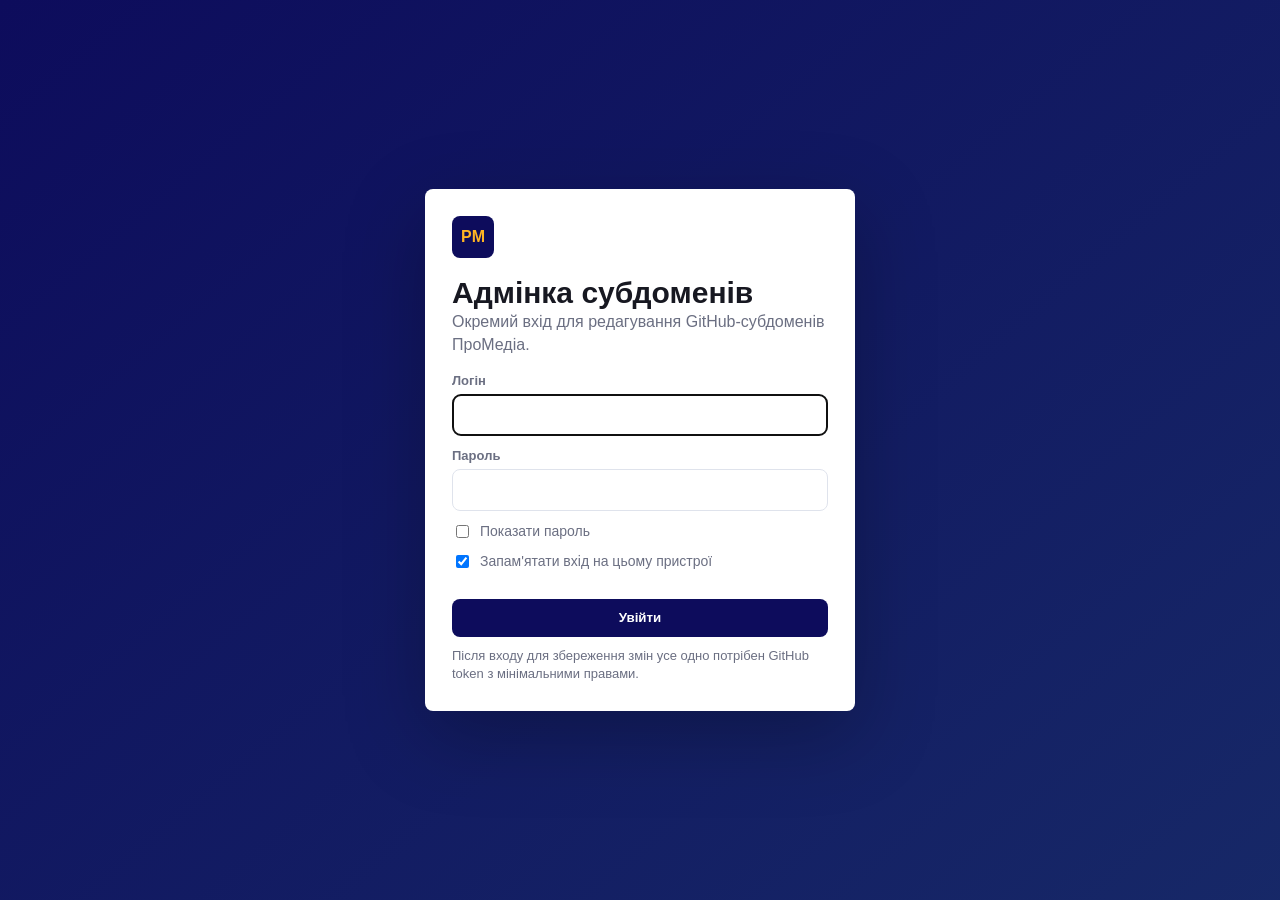
<file: index.html>
<!doctype html>
<html lang="uk">
<head>
<meta charset="utf-8" />
<meta name="viewport" content="width=device-width, initial-scale=1" />
<meta name="robots" content="noindex,nofollow" />
<meta http-equiv="Cache-Control" content="no-store" />
<title>Адмінка субдоменів ПроМедіа</title>
<meta name="description" content="Зручна адмінка для редагування GitHub-субдоменів ПроМедіа." />
<link rel="stylesheet" href="css/style.css?v=20260729-token-guide" />
</head>
<body>
<section class="login-screen" id="login-screen">
  <form class="login-card" id="login-form">
    <span class="brand-mark">PM</span>
    <h1>Адмінка субдоменів</h1>
    <p>Окремий вхід для редагування GitHub-субдоменів ПроМедіа.</p>
    <label class="field">
      <span>Логін</span>
      <input id="admin-login" type="text" autocomplete="username" spellcheck="false" />
    </label>
    <label class="field">
      <span>Пароль</span>
      <input id="admin-password" type="password" autocomplete="current-password" />
    </label>
    <label class="check login-check">
      <input id="show-admin-password" type="checkbox" />
      <span>Показати пароль</span>
    </label>
    <label class="check login-check">
      <input id="remember-admin-login" type="checkbox" checked />
      <span>Запам'ятати вхід на цьому пристрої</span>
    </label>
    <button class="btn primary login-submit" type="submit">Увійти</button>
    <div class="login-error" id="login-error" hidden></div>
    <p class="hint">Після входу для збереження змін усе одно потрібен GitHub token з мінімальними правами.</p>
  </form>
</section>

<div id="app-root" hidden>
<header class="topbar">
  <a class="brand" href="./" aria-label="ProMedia Subdomains Admin">
    <span class="brand-mark">PM</span>
    <span>
      <strong>Адмінка субдоменів</strong>
      <small>ПроМедіа</small>
    </span>
  </a>
  <div class="top-actions">
    <a class="btn ghost" href="github-token.html">Як зробити token</a>
    <a class="btn ghost" href="https://promedia.report" target="_blank" rel="noopener">promedia.report</a>
    <button class="btn ghost" id="logout-btn" type="button">Вийти</button>
  </div>
</header>

<main class="shell">
  <aside class="sidebar">
    <section class="panel token-panel" id="token-panel">
      <div class="step-label">Крок 1</div>
      <h2>Доступ для збереження</h2>
      <p>Щоб зберегти зміни, встав GitHub token з правом <strong>Contents: Read and write</strong> тільки для потрібних репозиторіїв.</p>
      <label class="field">
        <span>GitHub token</span>
        <input id="token-input" type="password" autocomplete="off" spellcheck="false" placeholder="github_pat_..." />
      </label>
      <label class="check">
        <input id="remember-token" type="checkbox" />
        <span>Запам'ятати на цьому пристрої</span>
      </label>
      <div class="token-actions">
        <button class="btn primary" id="token-save-btn" type="button">Підключити</button>
        <button class="btn ghost" id="token-clear-btn" type="button">Очистити</button>
      </div>
      <p class="hint">Без token можна бачити інтерфейс, але не можна завантажити чи зберегти файл.</p>
      <p class="hint"><a class="text-link" href="github-token.html">Покрокова інструкція: як зробити GitHub token</a></p>
    </section>

    <section class="panel">
      <div class="section-head">
        <div>
          <div class="step-label">Крок 2</div>
          <h2>Що редагуємо</h2>
        </div>
        <span class="pill" id="site-count"></span>
      </div>
      <div class="site-list" id="site-list"></div>
    </section>
  </aside>

  <section class="workspace">
    <section class="guide panel">
      <div class="guide-step">
        <strong>1</strong>
        <span>Підключи GitHub token у лівій колонці.</span>
      </div>
      <div class="guide-step">
        <strong>2</strong>
        <span>Обери субдомен і потрібний розділ.</span>
      </div>
      <div class="guide-step">
        <strong>3</strong>
        <span>Натисни «Завантажити», зміни поля і збережи.</span>
      </div>
    </section>

    <div class="workspace-head">
      <div>
        <p class="eyebrow" id="current-repo">Оберіть розділ</p>
        <h1 id="current-title">Редактор субдоменів</h1>
        <p class="current-help" id="current-help"></p>
      </div>
      <div class="head-actions">
        <a class="btn ghost" id="live-link" href="#" target="_blank" rel="noopener" hidden>Відкрити сайт</a>
        <a class="btn ghost" id="github-link" href="#" target="_blank" rel="noopener" hidden>Файл на GitHub</a>
      </div>
    </div>

    <div class="status-strip" id="status-strip">
      <span id="connection-status">Token не підключений</span>
      <span id="file-status">Файл не завантажено</span>
      <span id="dirty-status">Без змін</span>
    </div>

    <section class="panel editor-panel">
      <div class="editor-toolbar">
        <div>
          <label class="field compact">
            <span>Розділ</span>
            <select id="file-select"></select>
          </label>
        </div>
        <div class="toolbar-actions">
          <button class="btn ghost" id="load-btn" type="button">Завантажити</button>
          <div class="mode-switch" id="mode-switch" hidden>
            <button class="mode-btn active" type="button" data-mode="form">Зручні поля</button>
            <button class="mode-btn" type="button" data-mode="code">Код</button>
          </div>
          <button class="btn primary" id="save-btn" type="button">Зберегти в GitHub</button>
        </div>
      </div>

      <label class="field commit-field">
        <span>Commit message</span>
        <input id="commit-message" type="text" placeholder="Update subdomain content via ProMedia admin" />
      </label>

      <div class="empty-state" id="empty-state">
        <h2>Почни із завантаження файлу</h2>
        <p>Після підключення GitHub token натисни «Завантажити». Для текстів і SEO відкриється зручна форма з полями. Технічний код можна переглянути у вкладці «Код».</p>
      </div>

      <div class="form-editor" id="form-editor" hidden></div>

      <div class="raw-editor-wrap" id="raw-editor-wrap" hidden>
        <div class="raw-warning" id="raw-warning" hidden>
          Це технічний режим. Змінюй код тільки якщо точно розумієш, що редагуєш.
        </div>
        <div class="raw-actions">
          <button class="btn ghost" id="format-btn" type="button">Форматувати JSON</button>
        </div>
        <textarea id="editor" spellcheck="false" placeholder="Оберіть субдомен і натисніть «Завантажити»"></textarea>
      </div>

      <div class="result-box" id="result-box" hidden></div>
    </section>
  </section>
</main>
</div>

<script src="js/app.js?v=20260729-remember-login"></script>
</body>
</html>
</file>
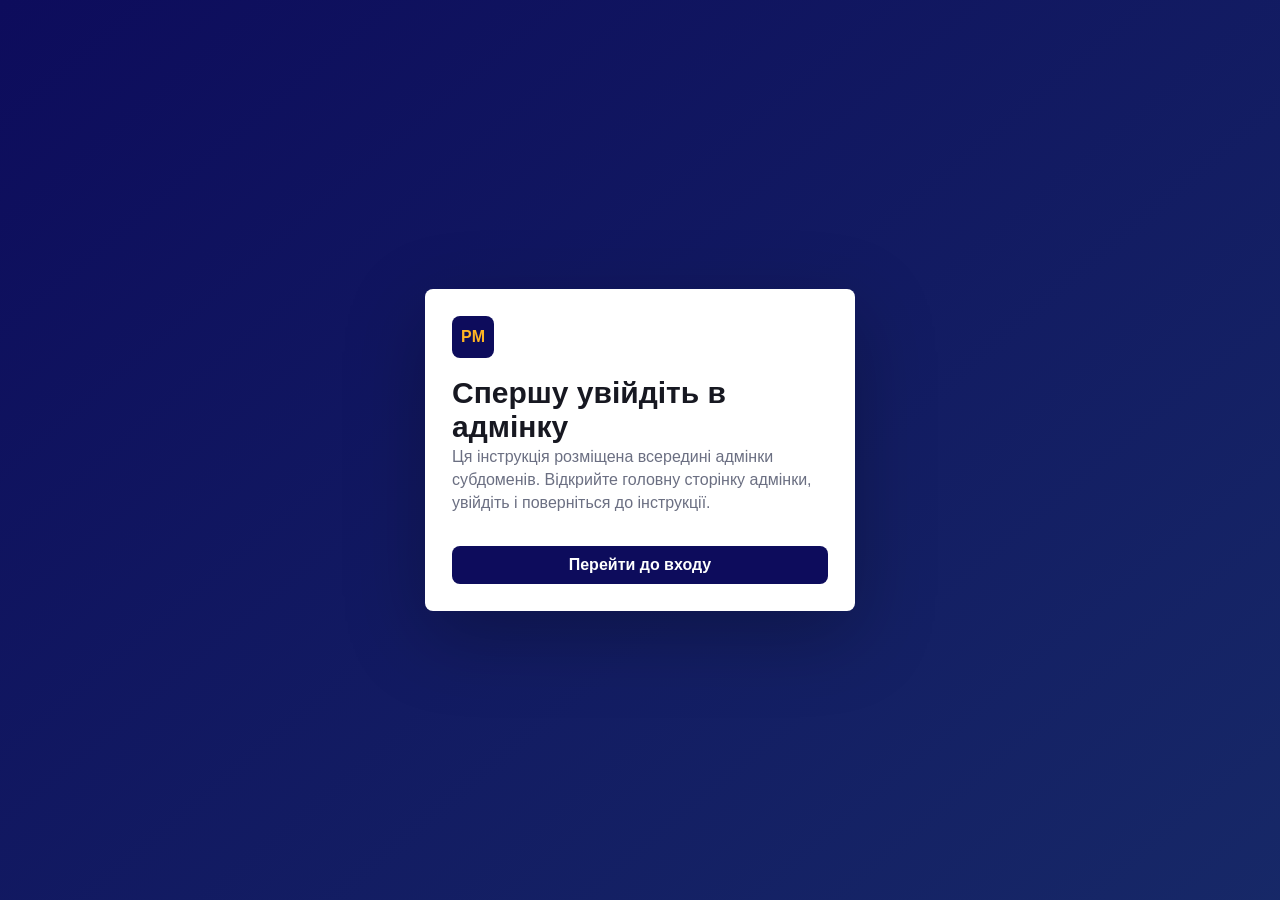
<file: github-token.html>
<!doctype html>
<html lang="uk">
<head>
<meta charset="utf-8" />
<meta name="viewport" content="width=device-width, initial-scale=1" />
<meta name="robots" content="noindex,nofollow" />
<meta http-equiv="Cache-Control" content="no-store" />
<title>Як зробити GitHub token | Адмінка субдоменів ПроМедіа</title>
<meta name="description" content="Покрокова інструкція зі створення GitHub token для адмінки субдоменів ПроМедіа." />
<link rel="stylesheet" href="css/style.css?v=20260729-token-guide" />
</head>
<body>
<div id="guide-root" hidden>
  <header class="topbar">
    <a class="brand" href="./" aria-label="ProMedia Subdomains Admin">
      <span class="brand-mark">PM</span>
      <span>
        <strong>Адмінка субдоменів</strong>
        <small>ПроМедіа</small>
      </span>
    </a>
    <div class="top-actions">
      <a class="btn ghost" href="./">До редактора</a>
      <a class="btn ghost" href="https://github.com/settings/personal-access-tokens/new" target="_blank" rel="noopener">Створити token</a>
    </div>
  </header>

  <main class="help-shell">
    <section class="panel help-hero">
      <p class="eyebrow">GitHub token</p>
      <h1>Як зробити GitHub token для адмінки ProMedia</h1>
      <p>Token потрібен для того, щоб адмінка могла зберігати зміни в GitHub-репозиторіях субдоменів. Це персональний ключ доступу, тому кожна людина має створювати власний token, а не користуватися чужим.</p>
      <div class="notice-box">
        <strong>Важливо:</strong> GitHub покаже token лише один раз після створення. Його треба одразу скопіювати й зберегти в безпечному місці.
      </div>
    </section>

    <section class="panel help-section">
      <div class="section-head">
        <div>
          <p class="eyebrow">Рекомендований варіант</p>
          <h2>Fine-grained token</h2>
        </div>
        <a class="btn primary" href="https://github.com/settings/personal-access-tokens/new" target="_blank" rel="noopener">Відкрити GitHub</a>
      </div>

      <ol class="instruction-list">
        <li>Зайдіть у свій акаунт на <a href="https://github.com" target="_blank" rel="noopener">github.com</a>.</li>
        <li>Натисніть на аватарку праворуч угорі і відкрийте <strong>Settings</strong>.</li>
        <li>У лівому меню внизу відкрийте <strong>Developer settings</strong>.</li>
        <li>Відкрийте <strong>Personal access tokens</strong>.</li>
        <li>Оберіть <strong>Fine-grained tokens</strong> і натисніть <strong>Generate new token</strong>.</li>
        <li>У полі <strong>Token name</strong> напишіть <code>ProMedia subdomains admin</code>.</li>
        <li>У полі <strong>Resource owner</strong> оберіть акаунт або організацію, де GitHub показує потрібні репозиторії.</li>
        <li>У полі <strong>Expiration</strong> оберіть строк дії, наприклад <strong>90 days</strong> або <strong>1 year</strong>.</li>
        <li>У <strong>Repository access</strong> оберіть <strong>Only select repositories</strong>.</li>
        <li>Позначте потрібні репозиторії: <code>promedia-communities</code>, <code>Journalism2026</code>, <code>promedia-jobs</code> і за потреби <code>promedia-subdomains-admin</code>.</li>
        <li>У <strong>Repository permissions</strong> поставте <strong>Contents: Read and write</strong>. Поле <strong>Metadata</strong> зазвичай буде <strong>Read-only</strong> автоматично.</li>
        <li>Натисніть <strong>Generate token</strong>.</li>
        <li>Скопіюйте token і вставте його в поле <strong>GitHub token</strong> в адмінці субдоменів.</li>
      </ol>

      <div class="notice-box soft">
        Якщо потрібних репозиторіїв не видно у списку, попросіть власника репозиторіїв додати вас як collaborator. Якщо після цього fine-grained token все одно не бачить потрібні репозиторії, використайте classic token нижче.
      </div>
    </section>

    <section class="panel help-section">
      <p class="eyebrow">Запасний варіант</p>
      <h2>Classic token</h2>
      <p>Якщо GitHub не дає створити fine-grained token або потрібні репозиторії не обираються, можна використати classic token.</p>

      <ol class="instruction-list">
        <li>Відкрийте <strong>Developer settings</strong> → <strong>Personal access tokens</strong> → <strong>Tokens (classic)</strong>.</li>
        <li>Натисніть <strong>Generate new token (classic)</strong>.</li>
        <li>Для публічних репозиторіїв достатньо поставити scope <code>public_repo</code>.</li>
        <li>Якщо якийсь репозиторій приватний, потрібен scope <code>repo</code>.</li>
        <li>Не ставте зайві права, якщо GitHub прямо не просить: <code>delete_repo</code>, <code>admin:org</code>, <code>workflow</code>.</li>
        <li>Натисніть <strong>Generate token</strong>, скопіюйте token і вставте його в адмінку.</li>
      </ol>
    </section>

    <section class="panel help-section">
      <p class="eyebrow">Безпека</p>
      <h2>Що пам'ятати</h2>
      <ul class="plain-list">
        <li>Token треба берегти як пароль.</li>
        <li>Не надсилайте token у відкритих чатах і не публікуйте його в документах.</li>
        <li>Якщо token загубився або потрапив не тій людині, його треба видалити на GitHub і створити новий.</li>
        <li>Для іншої людини краще створити окремий доступ до репозиторіїв, щоб її token можна було відкликати без зміни вашого доступу.</li>
      </ul>
      <p class="hint">Офіційна документація GitHub: <a class="text-link" href="https://docs.github.com/en/authentication/keeping-your-account-and-data-secure/managing-your-personal-access-tokens" target="_blank" rel="noopener">Managing your personal access tokens</a>.</p>
    </section>
  </main>
</div>

<section class="login-screen" id="guide-login-required" hidden>
  <div class="login-card">
    <span class="brand-mark">PM</span>
    <h1>Спершу увійдіть в адмінку</h1>
    <p>Ця інструкція розміщена всередині адмінки субдоменів. Відкрийте головну сторінку адмінки, увійдіть і поверніться до інструкції.</p>
    <a class="btn primary login-submit" href="./">Перейти до входу</a>
  </div>
</section>

<script src="js/token-guide.js?v=20260729-token-guide"></script>
</body>
</html>
</file>
<file: css/style.css>
:root {
  --ink: #171821;
  --muted: #6b6f82;
  --line: #dfe3ec;
  --soft: #f4f6fa;
  --paper: #ffffff;
  --navy: #0d0c5c;
  --blue: #2445f5;
  --amber: #ffb423;
  --green: #198754;
  --red: #c03535;
  --shadow: 0 14px 40px rgba(20, 24, 40, .10);
  --radius: 8px;
}

* {
  box-sizing: border-box;
}

[hidden] {
  display: none !important;
}

body {
  margin: 0;
  min-height: 100vh;
  color: var(--ink);
  background: #eef1f6;
  font-family: Arial, Helvetica, sans-serif;
}

body.locked {
  background:
    linear-gradient(140deg, rgba(13, 12, 92, .92), rgba(24, 44, 105, .88)),
    #0d0c5c;
}

a {
  color: inherit;
}

.login-screen {
  min-height: 100vh;
  padding: 22px;
  display: grid;
  place-items: center;
}

.login-card {
  width: min(100%, 430px);
  padding: 26px;
  background: var(--paper);
  border: 1px solid rgba(255, 255, 255, .28);
  border-radius: var(--radius);
  box-shadow: 0 24px 80px rgba(0, 0, 0, .26);
}

.login-card h1 {
  margin-top: 18px;
}

.login-card p {
  color: var(--muted);
}

.login-submit {
  width: 100%;
  margin-top: 16px;
}

.login-check {
  margin-bottom: 0;
}

.login-error {
  margin-top: 12px;
  padding: 11px 12px;
  border: 1px solid rgba(192, 53, 53, .28);
  border-radius: 8px;
  color: var(--red);
  background: rgba(192, 53, 53, .08);
  font-size: 14px;
}

.topbar {
  min-height: 68px;
  padding: 12px 22px;
  background: var(--paper);
  border-bottom: 1px solid var(--line);
  display: flex;
  align-items: center;
  justify-content: space-between;
  gap: 16px;
  position: sticky;
  top: 0;
  z-index: 10;
}

.brand {
  display: inline-flex;
  align-items: center;
  gap: 12px;
  text-decoration: none;
}

.brand-mark {
  width: 42px;
  height: 42px;
  border-radius: 8px;
  display: grid;
  place-items: center;
  background: var(--navy);
  color: var(--amber);
  font-weight: 800;
  letter-spacing: 0;
}

.brand strong,
.brand small {
  display: block;
}

.brand strong {
  font-size: 16px;
}

.brand small,
.eyebrow,
.hint {
  color: var(--muted);
}

.top-actions,
.head-actions,
.toolbar-actions,
.token-actions {
  display: flex;
  gap: 8px;
  align-items: center;
  flex-wrap: wrap;
}

.shell {
  display: grid;
  grid-template-columns: 360px minmax(0, 1fr);
  gap: 18px;
  padding: 18px;
  max-width: 1480px;
  margin: 0 auto;
}

.sidebar,
.workspace {
  display: grid;
  gap: 18px;
  align-content: start;
}

.panel {
  background: var(--paper);
  border: 1px solid var(--line);
  border-radius: var(--radius);
  box-shadow: var(--shadow);
}

.token-panel,
.panel:not(.editor-panel) {
  padding: 18px;
}

h1,
h2,
p {
  margin-top: 0;
}

h1 {
  margin-bottom: 0;
  font-size: 30px;
  line-height: 1.15;
}

h2 {
  margin-bottom: 10px;
  font-size: 18px;
}

p {
  line-height: 1.45;
}

.hint {
  margin: 10px 0 0;
  font-size: 13px;
}

.step-label {
  margin-bottom: 5px;
  color: var(--blue);
  font-size: 11px;
  font-weight: 800;
  letter-spacing: 0;
  text-transform: uppercase;
}

.section-head,
.workspace-head,
.status-strip,
.editor-toolbar {
  display: flex;
  align-items: center;
  justify-content: space-between;
  gap: 12px;
}

.workspace-head {
  min-height: 74px;
}

.current-help {
  max-width: 72ch;
  margin: 8px 0 0;
  color: var(--muted);
  font-size: 14px;
}

.guide {
  display: grid;
  grid-template-columns: repeat(3, minmax(0, 1fr));
  gap: 0;
  overflow: hidden;
}

.guide-step {
  display: flex;
  gap: 10px;
  align-items: center;
  min-height: 72px;
  padding: 14px 16px;
  border-right: 1px solid var(--line);
}

.guide-step:last-child {
  border-right: 0;
}

.guide-step strong {
  width: 30px;
  height: 30px;
  flex: none;
  display: grid;
  place-items: center;
  border-radius: 50%;
  background: var(--navy);
  color: #fff;
  font-size: 14px;
}

.guide-step span {
  color: var(--muted);
  font-size: 14px;
  line-height: 1.35;
}

.eyebrow {
  margin: 0 0 6px;
  font-size: 12px;
  font-weight: 700;
  letter-spacing: 0;
  text-transform: uppercase;
}

.status-strip {
  flex-wrap: wrap;
}

.status-strip span,
.pill {
  display: inline-flex;
  align-items: center;
  min-height: 28px;
  padding: 5px 9px;
  border-radius: 999px;
  background: var(--paper);
  border: 1px solid var(--line);
  color: var(--muted);
  font-size: 13px;
}

.status-strip .ok {
  color: var(--green);
  border-color: rgba(25, 135, 84, .28);
  background: rgba(25, 135, 84, .08);
}

.status-strip .warn {
  color: #9a6500;
  border-color: rgba(255, 180, 35, .45);
  background: rgba(255, 180, 35, .14);
}

.status-strip .bad {
  color: var(--red);
  border-color: rgba(192, 53, 53, .26);
  background: rgba(192, 53, 53, .08);
}

.field {
  display: grid;
  gap: 6px;
  margin-top: 12px;
}

.field span {
  color: var(--muted);
  font-size: 13px;
  font-weight: 700;
}

.field input,
.field select,
textarea {
  width: 100%;
  border: 1px solid var(--line);
  border-radius: 8px;
  background: #fff;
  color: var(--ink);
  font: inherit;
}

.field input,
.field select {
  min-height: 42px;
  padding: 9px 11px;
}

.field.compact {
  margin: 0;
  min-width: 250px;
}

.commit-field {
  padding: 0 18px 14px;
  margin-top: 0;
}

.check {
  margin: 12px 0;
  display: flex;
  align-items: flex-start;
  gap: 8px;
  color: var(--muted);
  font-size: 14px;
}

.check input {
  margin-top: 2px;
}

.btn {
  min-height: 38px;
  padding: 8px 13px;
  border-radius: 8px;
  border: 1px solid transparent;
  background: #fff;
  color: var(--ink);
  font-weight: 700;
  text-decoration: none;
  cursor: pointer;
  display: inline-flex;
  align-items: center;
  justify-content: center;
}

.btn.primary {
  background: var(--navy);
  color: #fff;
}

.btn.ghost {
  border-color: var(--line);
}

.btn.danger,
.btn.ghost.danger {
  color: var(--red);
  border-color: rgba(192, 53, 53, .28);
}

.btn:disabled {
  opacity: .55;
  cursor: not-allowed;
}

.site-list {
  display: grid;
  gap: 8px;
}

.site-btn {
  width: 100%;
  padding: 12px;
  border: 1px solid var(--line);
  border-radius: 8px;
  background: #fff;
  text-align: left;
  cursor: pointer;
}

.site-btn strong,
.site-btn span,
.site-btn em {
  display: block;
}

.site-btn strong {
  font-size: 15px;
}

.site-btn span {
  margin-top: 4px;
  color: var(--muted);
  font-size: 13px;
}

.site-btn em {
  margin-top: 6px;
  color: var(--ink);
  font-size: 13px;
  font-style: normal;
  line-height: 1.35;
}

.site-btn.active {
  border-color: var(--navy);
  box-shadow: inset 4px 0 0 var(--amber);
}

.editor-panel {
  overflow: hidden;
}

.editor-toolbar {
  padding: 18px;
  border-bottom: 1px solid var(--line);
  flex-wrap: wrap;
}

.mode-switch {
  min-height: 38px;
  padding: 3px;
  display: inline-flex;
  gap: 3px;
  align-items: center;
  border: 1px solid var(--line);
  border-radius: 8px;
  background: var(--soft);
}

.mode-btn {
  min-height: 30px;
  padding: 5px 10px;
  border: 0;
  border-radius: 6px;
  background: transparent;
  color: var(--muted);
  font-weight: 700;
  cursor: pointer;
}

.mode-btn.active {
  background: #fff;
  color: var(--navy);
  box-shadow: 0 1px 5px rgba(20, 24, 40, .08);
}

.empty-state {
  padding: 34px 18px 42px;
  text-align: center;
}

.empty-state h2 {
  margin-bottom: 8px;
}

.empty-state p {
  max-width: 58ch;
  margin: 0 auto;
  color: var(--muted);
}

.form-editor {
  padding: 18px;
  display: grid;
  gap: 14px;
}

.catalog-actions {
  display: flex;
  align-items: flex-start;
  justify-content: space-between;
  gap: 16px;
  padding: 16px;
  border: 1px solid var(--line);
  border-radius: 8px;
  background: var(--soft);
}

.catalog-actions h2 {
  margin-bottom: 4px;
}

.form-section {
  border: 1px solid var(--line);
  border-radius: 8px;
  overflow: hidden;
  background: #fff;
}

.form-section > summary {
  padding: 13px 14px;
  background: var(--soft);
  cursor: pointer;
  font-weight: 800;
}

.research-entry > summary {
  display: flex;
  align-items: center;
  justify-content: space-between;
  gap: 12px;
}

.research-entry > summary span {
  min-width: 0;
}

.research-entry > summary em {
  flex: none;
  color: var(--muted);
  font-size: 12px;
  font-style: normal;
  font-weight: 700;
}

.form-section-body {
  padding: 14px;
  display: grid;
  gap: 12px;
}

.research-entry-tools {
  display: flex;
  justify-content: flex-end;
  gap: 8px;
}

.smart-subtitle {
  margin: 10px 0 0;
  padding-top: 12px;
  border-top: 1px solid var(--line);
  color: var(--navy);
  font-size: 15px;
}

.form-grid {
  display: grid;
  grid-template-columns: repeat(2, minmax(0, 1fr));
  gap: 12px;
}

.smart-field {
  display: grid;
  gap: 6px;
}

.smart-field.wide {
  grid-column: 1 / -1;
}

.smart-field label {
  color: var(--muted);
  font-size: 13px;
  font-weight: 800;
}

.smart-field small {
  color: var(--muted);
  font-size: 12px;
}

.smart-field input,
.smart-field textarea,
.smart-field select {
  width: 100%;
  border: 1px solid var(--line);
  border-radius: 8px;
  padding: 9px 11px;
  color: var(--ink);
  background: #fff;
  font: inherit;
}

.smart-field textarea {
  min-height: 94px;
  resize: vertical;
  border-top: 1px solid var(--line);
  font-family: Arial, Helvetica, sans-serif;
  line-height: 1.45;
}

.raw-editor-wrap {
  border-top: 1px solid var(--line);
}

.raw-actions {
  display: flex;
  justify-content: flex-end;
  padding: 12px 18px;
  border-bottom: 1px solid var(--line);
  background: var(--soft);
}

.raw-warning {
  margin: 18px 18px 0;
  padding: 11px 12px;
  border-radius: 8px;
  background: rgba(255, 180, 35, .14);
  border: 1px solid rgba(255, 180, 35, .45);
  color: #805400;
  font-size: 14px;
}

textarea {
  min-height: calc(100vh - 325px);
  resize: vertical;
  border: 0;
  border-top: 0;
  border-radius: 0;
  padding: 18px;
  font-family: Consolas, "Courier New", monospace;
  font-size: 14px;
  line-height: 1.5;
  tab-size: 2;
}

.result-box {
  margin: 18px;
  padding: 14px;
  border-radius: 8px;
  background: var(--soft);
  border: 1px solid var(--line);
  font-size: 14px;
  line-height: 1.45;
}

.result-box.good {
  border-color: rgba(25, 135, 84, .32);
  background: rgba(25, 135, 84, .08);
}

.result-box.bad {
  border-color: rgba(192, 53, 53, .28);
  background: rgba(192, 53, 53, .08);
}

.text-link {
  color: var(--navy);
  font-weight: 700;
}

.help-shell {
  max-width: 980px;
  margin: 0 auto;
  padding: 18px;
  display: grid;
  gap: 18px;
}

.help-hero,
.help-section {
  padding: 22px;
}

.help-hero h1 {
  max-width: 760px;
  margin-bottom: 12px;
}

.help-hero p,
.help-section p {
  max-width: 78ch;
  color: var(--muted);
}

.instruction-list,
.plain-list {
  margin: 16px 0 0;
  padding-left: 24px;
}

.instruction-list li,
.plain-list li {
  margin: 0 0 11px;
  line-height: 1.55;
}

.instruction-list strong,
.plain-list strong {
  color: var(--ink);
}

code {
  padding: 2px 5px;
  border-radius: 6px;
  background: var(--soft);
  border: 1px solid var(--line);
  color: var(--navy);
  font-family: Consolas, "Courier New", monospace;
  font-size: .94em;
}

.notice-box {
  margin-top: 16px;
  padding: 13px 14px;
  border-radius: 8px;
  border: 1px solid rgba(255, 180, 35, .45);
  background: rgba(255, 180, 35, .14);
  line-height: 1.5;
}

.notice-box.soft {
  border-color: var(--line);
  background: var(--soft);
  color: var(--muted);
}

@media (max-width: 900px) {
  .shell {
    grid-template-columns: 1fr;
    padding: 12px;
  }

  .topbar {
    align-items: flex-start;
    flex-direction: column;
  }

  .top-actions,
  .head-actions,
  .toolbar-actions,
  .token-actions,
  .btn {
    width: 100%;
  }

  .workspace-head,
  .editor-toolbar,
  .guide {
    align-items: stretch;
    flex-direction: column;
  }

  .guide {
    display: grid;
    grid-template-columns: 1fr;
  }

  .guide-step {
    border-right: 0;
    border-bottom: 1px solid var(--line);
  }

  .guide-step:last-child {
    border-bottom: 0;
  }

  .form-grid {
    grid-template-columns: 1fr;
  }

  .catalog-actions,
  .research-entry > summary {
    flex-direction: column;
    align-items: stretch;
  }

  .field.compact {
    min-width: 0;
  }
}
</file>
